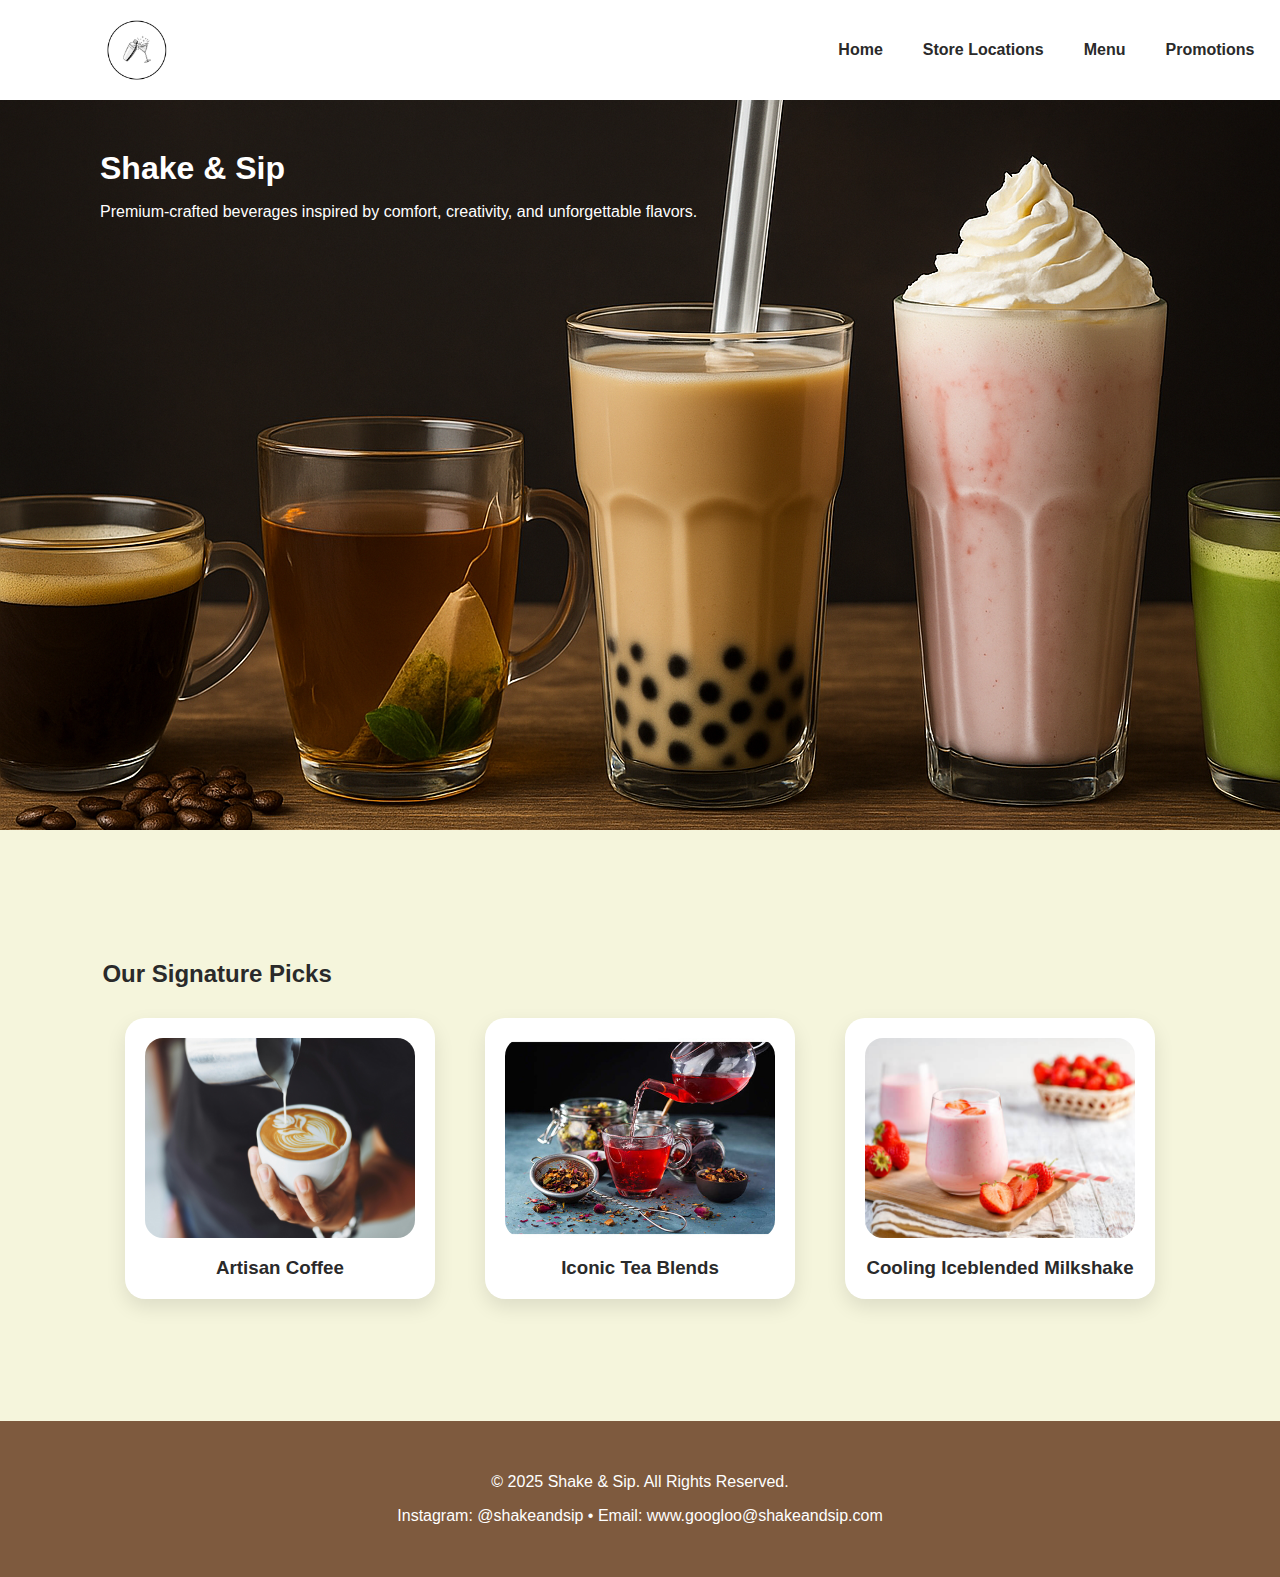
<file: He An Rui Andre_ASG1_ID_Final/Home.html>
<!DOCTYPE html>
<head>
  <meta charset="UTF-8" />
  <meta name="viewport" content="width=device-width, initial-scale=1.0" />
  <title>Shake & Sip</title>

  <!-- Linking the CSS reset and the main stylesheet -->
  <link rel="stylesheet" href="Normalize.css">
  <link rel="stylesheet" href="Styles/General_Styles.css">
</head>

<!-- Navigation bar at the top of the page -->
<nav class="navbar">
  <img src="Picture/S&S Logo.png" alt="Shake & Sip Logo" />
  <ul>
    <li><a href="Home.html">Home</a></li>
    <li><a href="StoreLocations.html">Store Locations</a></li>
    <li><a href="Menu.html">Menu</a></li>
    <li><a href="Promotions.html">Promotions</a></li>
  </ul>
</nav>

<!-- Introduction section with a background image and main title -->
<section class="intro">
  <div>
    <h1>Shake & Sip</h1>
    <p>Premium-crafted beverages inspired by comfort, creativity, and unforgettable flavors.</p>
  </div>
</section>

<!-- Section showing three featured drink cards -->
<section>
  <h2 class="title">Our Signature Picks</h2>

  <div class="featured">
    <div class="card">
      <img src="Picture/coffee.jpg">
      <h3>Artisan Coffee</h3>
    </div>

    <div class="card">
      <img src="Picture/Tea.jpg">
      <h3>Iconic Tea Blends</h3>
    </div>

    <div class="card">
      <img src="Picture/Strawberry Smoothie Updated.jpg">
      <h3>Cooling Iceblended Milkshake</h3>
    </div>
  </div>
</section>

<!-- Footer containing contact details -->
<footer id="footer">
  <p>© 2025 Shake & Sip. All Rights Reserved.</p>
  <p>Instagram: @shakeandsip • Email: www.googloo@shakeandsip.com</p>
</footer>

<!-- Linking main JavaScript file for simple interactions -->
<script src="ASG1.js"></script>
</body>
</file>
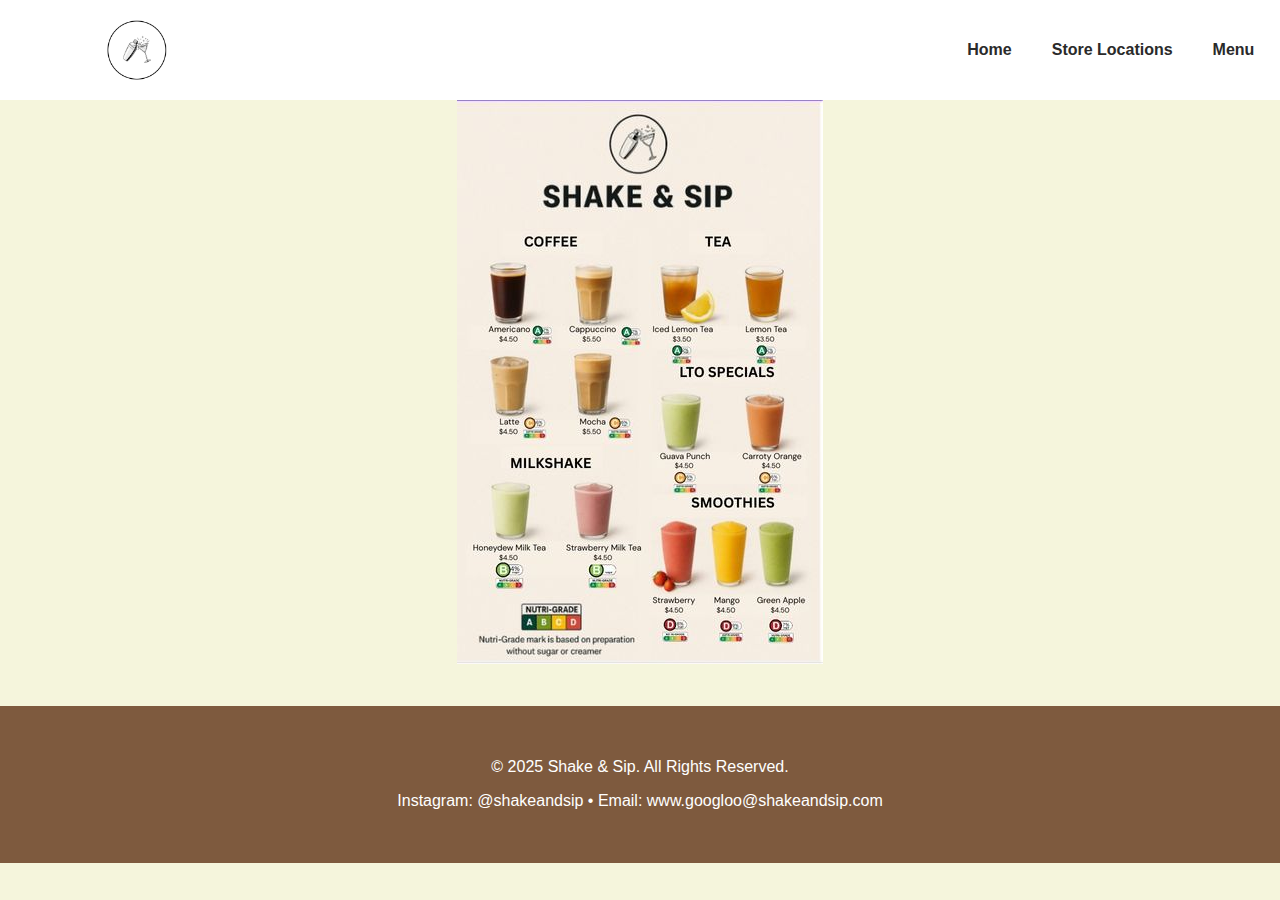
<file: He An Rui Andre_ASG1_ID_Final/Menu.html>
<!DOCTYPE html>
<head>
  <meta charset="UTF-8" />
  <meta name="viewport" content="width=device-width, initial-scale=1.0" />
  <title>Shake & Sip</title>

  <!-- Normalizer + specific menu page styling -->
  <link rel="stylesheet" href="Normalize.css">
  <link rel="stylesheet" href="Styles/Menu_Styles.css">
</head>

<body>

<!-- Navbar reused across all pages -->
<nav class="navbar">
  <img src="Picture/S&S Logo.png" alt="Shake & Sip Logo" />
  <ul>
    <li><a href="Home.html">Home</a></li>
    <li><a href="StoreLocations.html">Store Locations</a></li>
    <li><a href="Menu.html">Menu</a></li>
  </ul>
</nav>

<!-- Main menu image (simple page layout) -->
<img class="Menu_Pic" src="Picture/Menu.jpg" alt="Shake & Sip Menu" />

<!-- Footer with the brand contact info -->
<footer id="footer">
  <p>© 2025 Shake & Sip. All Rights Reserved.</p>
  <p>Instagram: @shakeandsip • Email: www.googloo@shakeandsip.com</p>
</footer>

<!-- Linking main JavaScript file for simple interactions -->
<script src="ASG1.js"></script>
</body>
</file>
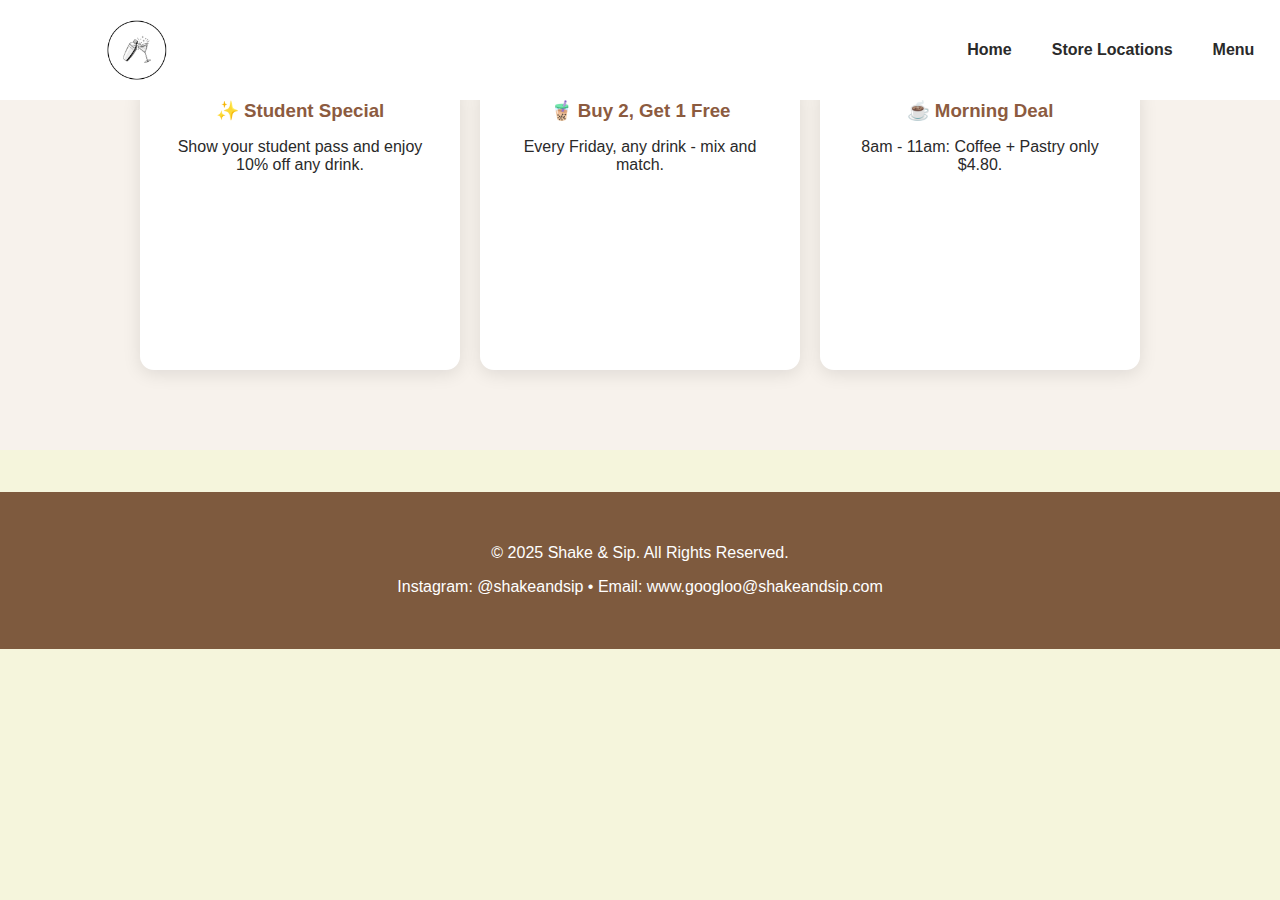
<file: He An Rui Andre_ASG1_ID_Final/Promotions.html>
<!DOCTYPE html>
<head>
  <meta charset="UTF-8" />
  <meta name="viewport" content="width=device-width, initial-scale=1.0" />
  <title>Shake & Sip</title>

  <!-- Normalizer + specific menu page styling -->
  <link rel="stylesheet" href="Normalize.css">
  <link rel="stylesheet" href="Styles/General_Styles.css">
</head>

<body>

<!-- Navbar reused across all pages -->
<nav class="navbar">
  <img src="Picture/S&S Logo.png" alt="Shake & Sip Logo" />
  <ul>
    <li><a href="Home.html">Home</a></li>
    <li><a href="StoreLocations.html">Store Locations</a></li>
    <li><a href="Menu.html">Menu</a></li>
  </ul>
</nav>

<section id="promotions" class="fade-section">
    <div class="promo-container">
        <div class="promo-card">
            <h3>✨ Student Special</h3>
            <p>Show your student pass and enjoy 10% off any drink.</p>
        </div>

        <div class="promo-card">
            <h3>🧋 Buy 2, Get 1 Free</h3>
            <p>Every Friday, any drink - mix and match.</p>
        </div>

        <div class="promo-card">
            <h3>☕ Morning Deal</h3>
            <p>8am - 11am: Coffee + Pastry only $4.80.</p>
        </div>
    </div>
</section>


<!-- Footer with the brand contact info -->
<footer id="footer">
  <p>© 2025 Shake & Sip. All Rights Reserved.</p>
  <p>Instagram: @shakeandsip • Email: www.googloo@shakeandsip.com</p>
</footer>

<!-- Linking main JavaScript file for simple interactions -->
<script src="ASG1.js"></script>
</body>
</file>
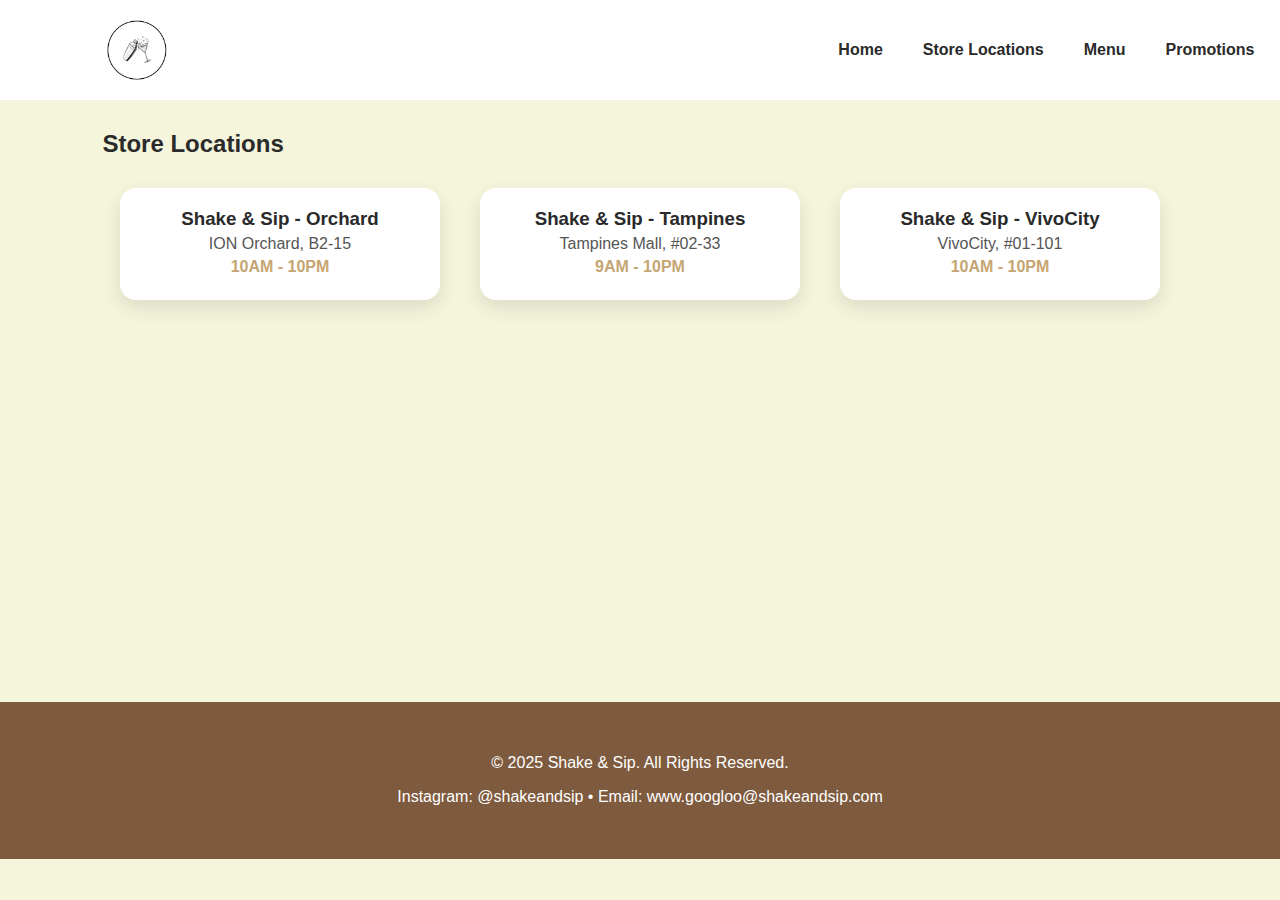
<file: He An Rui Andre_ASG1_ID_Final/StoreLocations.html>
<!DOCTYPE html>
<head>
  <meta charset="UTF-8" />
  <meta name="viewport" content="width=device-width, initial-scale=1.0" />
  <title>Shake & Sip</title>

  <!-- Linking reset stylesheet and main CSS for this page -->
  <link rel="stylesheet" href="Normalize.css">
  <link rel="stylesheet" href="Styles/General_Styles.css">
</head>

<body>

<!-- Same navigation bar reused across all pages for consistency -->
<nav class="navbar">
  <img src="Picture/S&S Logo.png" alt="Shake & Sip Logo" />
  <ul>
    <li><a href="Home.html">Home</a></li>
    <li><a href="StoreLocations.html">Store Locations</a></li>
    <li><a href="Menu.html">Menu</a></li>
    <li><a href="Promotions.html">Promotions</a></li>
  </ul>
</nav>

<!-- Main section containing all store branches -->
<section class="StoreLocation">
  <h2 class="title">Store Locations</h2>

  <!-- Grid layout holding each store card -->
  <div class="location-grid">

    <!-- Each card shows details for one outlet -->
    <div class="location-card">
      <h3>Shake & Sip - Orchard</h3>
      <p>ION Orchard, B2-15</p>
      <p><strong>10AM - 10PM</strong></p>
    </div>

    <div class="location-card">
      <h3>Shake & Sip - Tampines</h3>
      <p>Tampines Mall, #02-33</p>
      <p><strong>9AM - 10PM</strong></p>
    </div>

    <div class="location-card">
      <h3>Shake & Sip - VivoCity</h3>
      <p>VivoCity, #01-101</p>
      <p><strong>10AM - 10PM</strong></p>
    </div>

  </div>
</section>

<!-- Footer with basic contact info -->
<footer class="footer">
  <p>© 2025 Shake & Sip. All Rights Reserved.</p>
  <p>Instagram: @shakeandsip • Email: www.googloo@shakeandsip.com</p>
</footer>

<!-- Linking main JavaScript file for simple interactions -->
<script src="ASG1.js"></script>
</body>
</file>
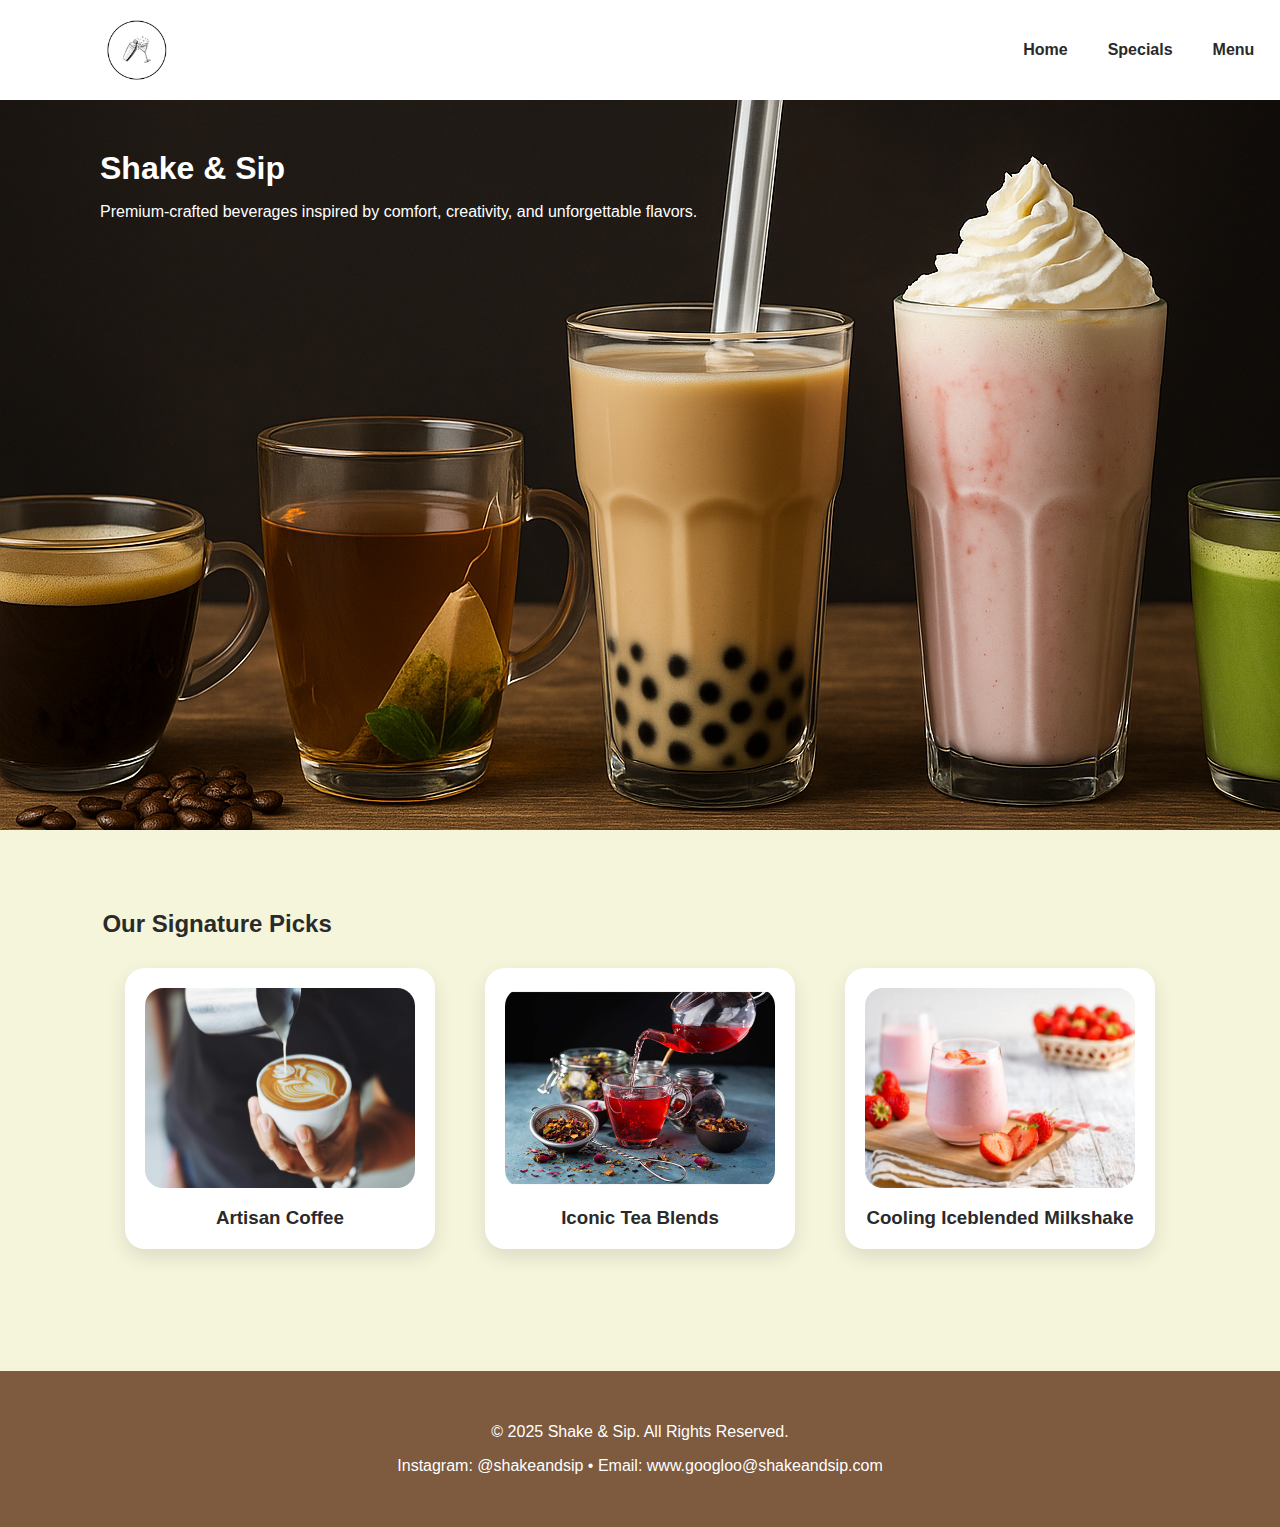
<file: Home Page/Home.html>
<!DOCTYPE html>
<head>
  <meta charset="UTF-8" />
  <meta name="viewport" content="width=device-width, initial-scale=1.0" />
  <title>Shake & Sip</title>
  <link rel="stylesheet" href="Normalize.css">
  <link rel="stylesheet" href="Styles/Home_Styles.css">
</head>

<body>


<nav class="navbar">
  <img src="Picture/S&S Logo.png" alt="Shake & Sip Logo" />
  <ul>
    <li><a href="#home">Home</a></li>
    <li><a href="Stores">Specials</a></li>
    <li><a href="Menu.html">Menu</a></li>
  </ul>
</nav>

<section class="intro">
  <div>
    <h1>Shake & Sip</h1>
    <p>Premium-crafted beverages inspired by comfort, creativity, and unforgettable flavors.</p>
  </div>
</section>

<section>
  <h2 class = "title">Our Signature Picks</h2>

  <div class="featured">
    <div class="card">
      <img src="Picture/coffee.jpg">
      <h3>Artisan Coffee</h3>
    </div>

    <div class="card">
      <img src="Picture/Tea.jpg">
      <h3>Iconic Tea Blends</h3>
    </div>

    <div class="card">
      <img src="Picture/Strawberry Smoothie Updated.jpg">
      <h3>Cooling Iceblended Milkshake</h3>
    </div>
  </div>
</section>

<footer id="footer">
  <p>© 2025 Shake & Sip. All Rights Reserved.</p>
  <p>Instagram: @shakeandsip • Email: www.googloo@shakeandsip.com</p>
</footer>
</file>
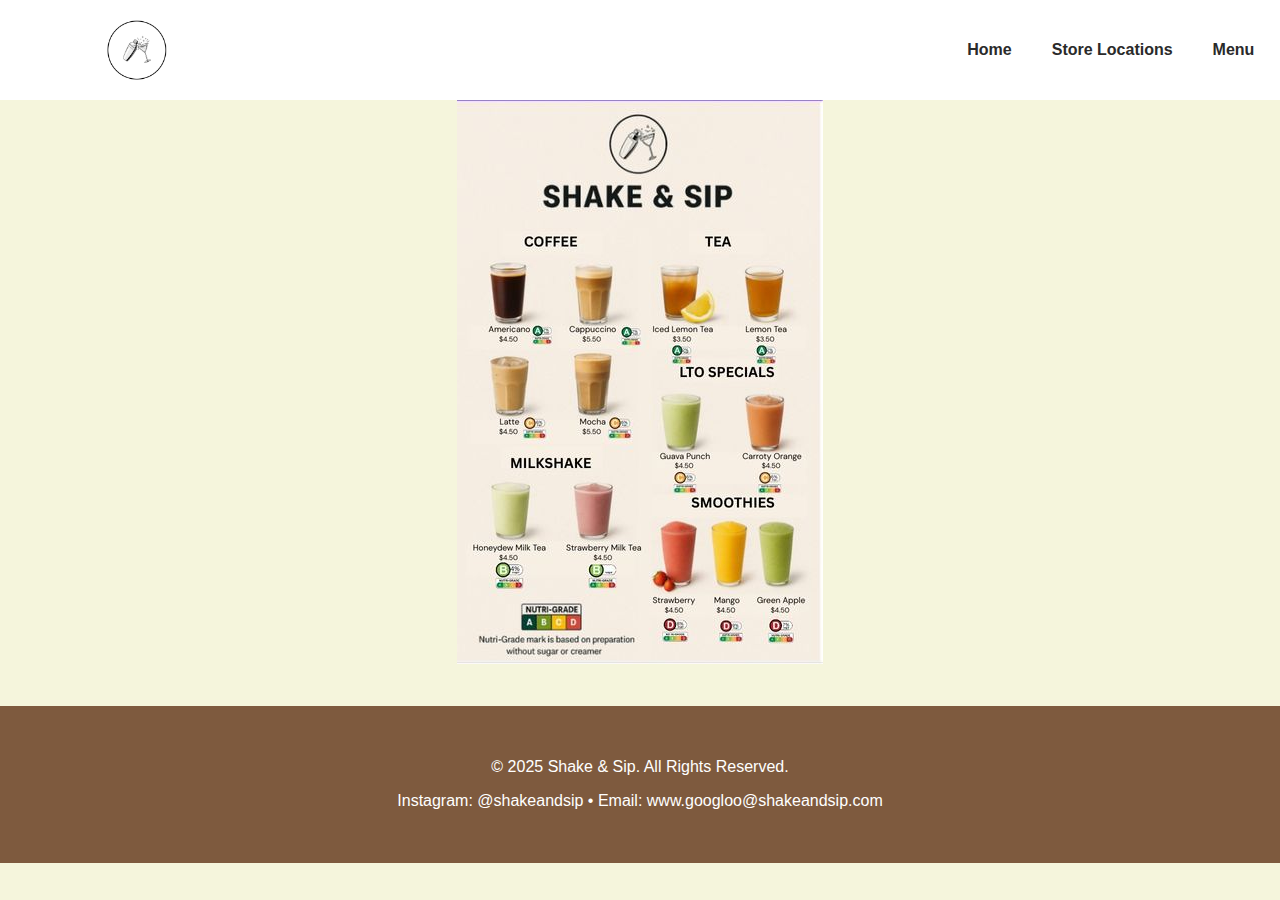
<file: Home Page/Menu.html>
<!DOCTYPE html>
<head>
  <meta charset="UTF-8" />
  <meta name="viewport" content="width=device-width, initial-scale=1.0" />
  <title>Shake & Sip</title>
  <link rel="stylesheet" href="Normalize.css">
  <link rel="stylesheet" href="Styles/Menu_Styles.css">
</head>

<body>


<nav class="navbar">
  <img src="Picture/S&S Logo.png" alt="Shake & Sip Logo" />
  <ul>
    <li><a href="Home.html">Home</a></li>
    <li><a href="StoreLocations.html">Store Locations</a></li>
    <li><a href="Menu.html">Menu</a></li>
  </ul>
</nav>

  <img class = "Menu_Pic" src="Picture/Menu.jpg" alt="Shake & Sip Logo" />

<footer id="footer">
  <p>© 2025 Shake & Sip. All Rights Reserved.</p>
  <p>Instagram: @shakeandsip • Email: www.googloo@shakeandsip.com</p>
</footer>
</file>
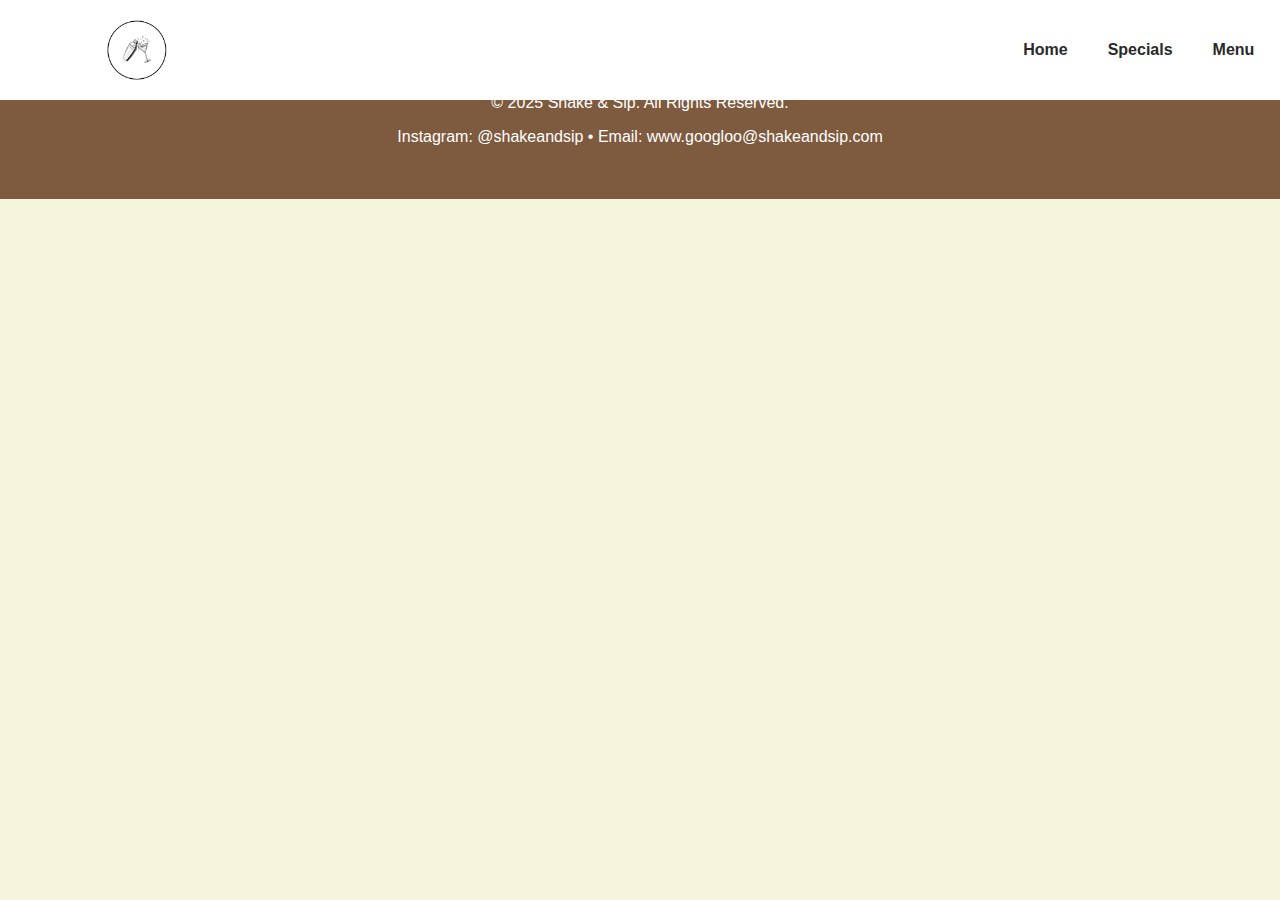
<file: Home Page/Specials.html>
<!DOCTYPE html>
<head>
  <meta charset="UTF-8" />
  <meta name="viewport" content="width=device-width, initial-scale=1.0" />
  <title>Shake & Sip</title>
  <link rel="stylesheet" href="Normalize.css">
  <link rel="stylesheet" href="Styles/Special_Styles.css">
</head>

<body>


<nav class="navbar">
  <img src="Picture/S&S Logo.png" alt="Shake & Sip Logo" />
  <ul>
    <li><a href="Home.html">Home</a></li>
    <li><a href="#Stores">Specials</a></li>
    <li><a href="Menu.html">Menu</a></li>
  </ul>
</nav>


<footer id="footer">
  <p>© 2025 Shake & Sip. All Rights Reserved.</p>
  <p>Instagram: @shakeandsip • Email: www.googloo@shakeandsip.com</p>
</footer>
</file>
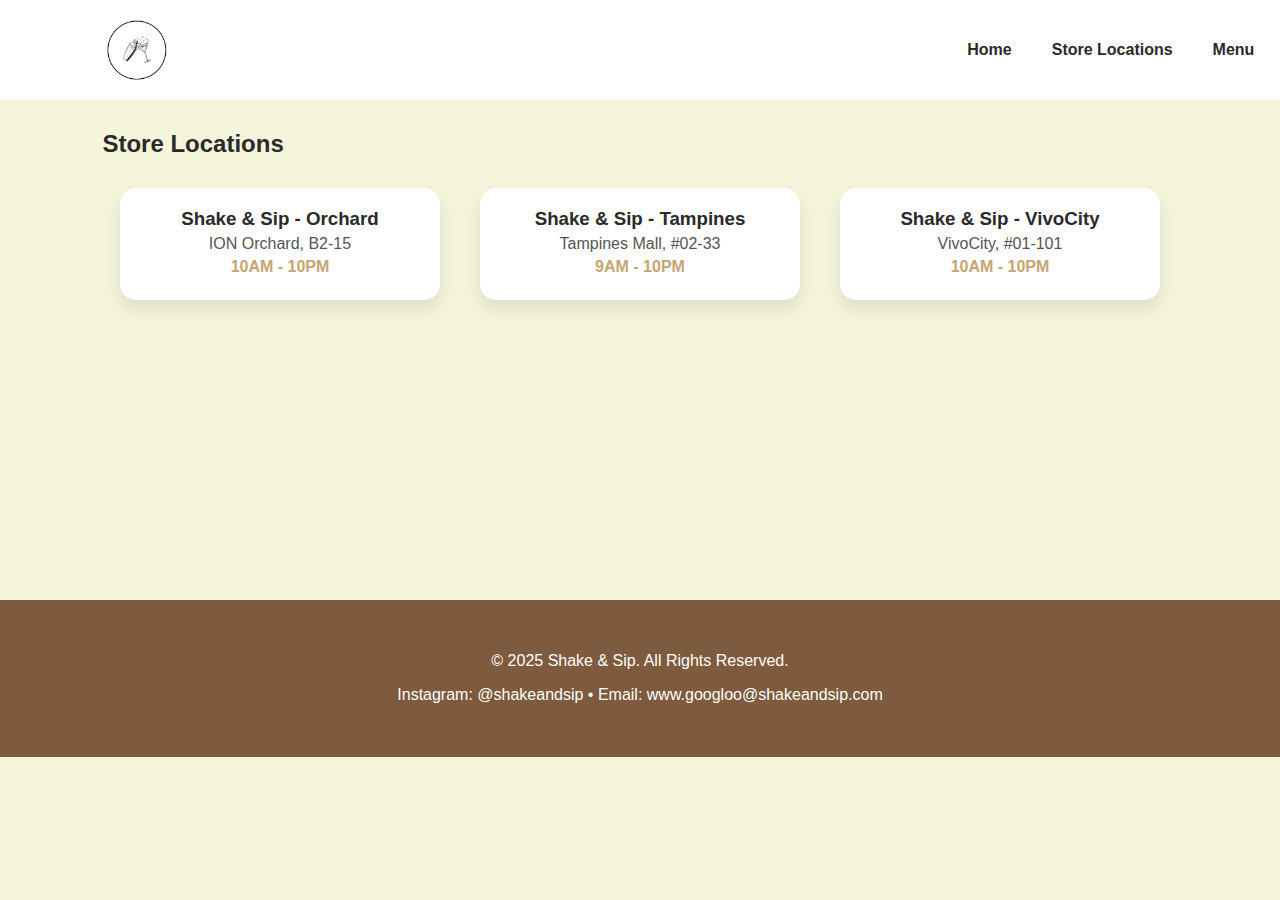
<file: Home Page/StoreLocations.html>
<!DOCTYPE html>
<head>
  <meta charset="UTF-8" />
  <meta name="viewport" content="width=device-width, initial-scale=1.0" />
  <title>Shake & Sip</title>
  <link rel="stylesheet" href="Normalize.css">
  <link rel="stylesheet" href="Styles/StoreLocation_Styles.css">
</head>

<body>


<nav class="navbar">
  <img src="Picture/S&S Logo.png" alt="Shake & Sip Logo" />
  <ul>
    <li><a href="Home.html">Home</a></li>
    <li><a href="StoreLocations.html">Store Locations</a></li>
    <li><a href="Menu.html">Menu</a></li>
  </ul>
</nav>

<section class="StoreLocation">
  <h2 class="title">Store Locations</h2>

  <div class="location-grid">

    <div class="location-card">
      <h3>Shake & Sip - Orchard</h3>
      <p>ION Orchard, B2-15</p>
      <p><strong>10AM - 10PM</strong></p>
    </div>

    <div class="location-card">
      <h3>Shake & Sip - Tampines</h3>
      <p>Tampines Mall, #02-33</p>
      <p><strong>9AM - 10PM</strong></p>
    </div>

    <div class="location-card">
      <h3>Shake & Sip - VivoCity</h3>
      <p>VivoCity, #01-101</p>
      <p><strong>10AM - 10PM</strong></p>
    </div>

  </div>
</section>


<footer class="footer">
  <p>© 2025 Shake & Sip. All Rights Reserved.</p>
  <p>Instagram: @shakeandsip • Email: www.googloo@shakeandsip.com</p>
</footer>
</file>
<file: He An Rui Andre_ASG1_ID_Final/Styles/General_Styles.css>
/* Default page styling */
body {
  margin: 0;
  font-family: "Poppins", sans-serif;
  background: beige;
  color: #2a2a2a;
}

/* General section spacing */
section {
  padding: 80px 8%;
}

/* Heading styles */
h1, h2, h3 {
  margin: 0;
  font-weight: 700;
}

/* Navigation bar styling */
.navbar {
  position: fixed; /* Keeps navbar visible at top of screen */
  top: 0;
  width: 90%;
  padding: 20px 8%;
  display: flex;
  justify-content: space-between;
  align-items: center;
  background: rgba(255,255,255,1);
}

.navbar img {
  height: 60px; /* Logo size */
}

.navbar ul {
  display: flex;
  gap: 40px; /* Spacing between nav items */
  list-style: none;
}

/* Navigation links */
.navbar a {
  text-decoration: none;
  color: #2a2a2a;
  font-weight: 600;
  position: relative;
}

/* Hero intro section with background image */
.intro {
  height: 600px;
  background-image: url("AndreDrinks.png");
  display: flex;
  padding-left: 100px;
  padding-top: 150px;
  color: white;
}

/* Title spacing */
.title {
  padding-bottom: 30px;
}

/* Container for the featured drink cards */
.featured {
  display: flex;
  justify-content: center;
  gap: 50px;
  flex-wrap: wrap; /* Makes cards responsive */
}

/* Styling for each drink card */
.card {
  width: 270px;
  padding: 20px;
  background: white;
  border-radius: 20px;
  text-align: center;
  box-shadow: 0 8px 20px rgba(0,0,0,0.1);
}

/* Images inside each card */
.card img {
  width: 100%;
  height: 200px;
  border-radius: 18px;
  margin-bottom: 15px;
}

/* Centers the menu image and pushes it down below the navbar */
.Menu_Pic {
  margin-left: auto;
  margin-right: auto;
  padding-top: 100px; /* to clear the fixed navbar */
  display: block;     /* allows image to center properly */
}

/* PROMOTIONS SECTION */
#promotions {
    padding: 80px 20px;
    background: #f7f2ec; /* warm modern beige */
    text-align: center;
}

#promotions h2 {
    font-size: 500;
    margin-bottom: 40px;
    color: #4a3b2d;
}

.promo-container {
    display: flex;
    justify-content: center;
    gap: 20px;
    flex-wrap: wrap;
}

.promo-card {
    background: white;
    height: 250px;
    width: 280px;
    padding: 20px;
    border-radius: 14px;
    box-shadow: 0 4px 18px rgba(0,0,0,0.1);
    transition: transform 0.3s ease, box-shadow 0.3s ease;
}

.promo-card:hover {
    transform: translateY(-6px);
    box-shadow: 0 6px 25px rgba(0,0,0,0.15);
}

.promo-card h3 {
    margin-bottom: 10px;
    color: #8c5b3f;
}


/* Grid layout that auto-repositions stores depending on screen size */
.location-grid {
  display: flex;
  flex-wrap: wrap;
  justify-content: center;
  gap: 40px;
}

/* Individual store info box */
.location-card {
  width: 280px;
  padding: 20px;
  background: white;
  border-radius: 16px;
  box-shadow: 0 8px 20px rgba(0,0,0,0.1); /* Light shadow for card effect */
  text-align: center;
}

.location-card h3 {
  margin-bottom: 6px;
}

.location-card p {
  margin: 4px 0;
  color: #555; /* Slightly lighter text */
}

/* Highlights the opening hours */
.location-card strong {
  color: #c5a572;
}

/* Controls height so page spacing looks balanced */
.StoreLocation {
  height: 500px;
}

/* 
  When a store card is clicked, it becomes slightly larger.
  This works together with the JavaScript 'open' class toggle.
*/
.location-card.open {
  transform: scale(1.05);
  transition: 0.3s;
  box-shadow: 0 12px 25px rgba(0,0,0,0.15);
}

/* Adds spacing above and below the page title */
.title {
  padding-top: 50px;
  padding-bottom: 30px;
}

/* Footer section styling */
footer {
  background: #7e5a3e;
  color: #fff;
  padding: 36px 6%;
  text-align: center;
  margin-top: 42px;
}
</file>
<file: He An Rui Andre_ASG1_ID_Final/Styles/Menu_Styles.css>
/* Base styling same as other pages for consistent look */
body {
  margin: 0;
  font-family: "Poppins", sans-serif;
  background: beige;
  color: #2a2a2a;
}

/* General spacing for any section (not heavily used here) */
section {
  padding: 80px 8%;
}

/* Headings */
h1, h2, h3 {
  margin: 0;
  font-weight: 700;
}

/* Navbar formatting */
.navbar {
  position: fixed;
  top: 0;
  width: 90%;
  padding: 20px 8%;
  display: flex;
  justify-content: space-between;
  align-items: center;
  background: rgba(255,255,255,1);
}
/* This is for the height of the image for the navigation bar */
.navbar img {
  height: 60px;
}

.navbar ul {
  display: flex;
  gap: 40px;
  list-style: none;
}

.navbar a {
  text-decoration: none;
  color: #2a2a2a;
  font-weight: 600;
}

/* Centers the menu image and pushes it down below the navbar */
.Menu_Pic {
  margin-left: auto;
  margin-right: auto;
  padding-top: 100px; /* to clear the fixed navbar */
  display: block;     /* allows image to center properly */
}

/* Footer design kept consistent across pages */
footer {
  background: #7e5a3e;
  color: #fff;
  padding: 36px 6%;
  text-align: center;
  margin-top: 42px;
}
</file>
<file: Home Page/Styles/Home_Styles.css>
body {
  margin: 0;
  font-family: "Poppins", sans-serif;
  background: beige;
  color: #2a2a2a;
}

section {
  padding: 80px 8%;
}

h1, h2, h3 {
  margin: 0;
  font-weight: 700;
}

.navbar {
  position: fixed;
  top: 0;
  width: 90%;
  padding: 20px 8%;
  display: flex;
  justify-content: space-between;
  align-items: center;
  background: rgba(255,255,255,1);
}

.navbar img {
  height: 60px;
}

.navbar ul {
  display: flex;
  gap: 40px;
  list-style: none;
}

.navbar a {
  text-decoration: none;
  color: #2a2a2a;
  font-weight: 600;
  position: relative;
}

.intro {
  height: 600px;
  background-image: url("AndreDrinks.png");
  display: flex;
  padding-left: 100px;
  padding-top: 150px;
  color: white;
}

.title {
  padding-bottom: 30px;
}

.featured {
  display: flex;
  justify-content: center;
  gap: 50px;
  flex-wrap: wrap;
}

.card {
  width: 270px;
  padding: 20px;
  background: white;
  border-radius: 20px;
  text-align: center;
  box-shadow: 0 8px 20px rgba(0,0,0,0.1);
}

.card img {
  width: 100%;
  height: 200px;
  border-radius: 18px;
  margin-bottom: 15px;
}

footer {
  background: #7e5a3e;
  color: #fff;
  padding: 36px 6%;
  text-align: center;
  margin-top: 42px;
}
</file>
<file: Home Page/Styles/Menu_Styles.css>
body {
  margin: 0;
  font-family: "Poppins", sans-serif;
  background: beige;
  color: #2a2a2a;
}

section {
  padding: 80px 8%;
}

h1, h2, h3 {
  margin: 0;
  font-weight: 700;
}

.navbar {
  position: fixed;
  top: 0;
  width: 90%;
  padding: 20px 8%;
  display: flex;
  justify-content: space-between;
  align-items: center;
  background: rgba(255,255,255,1);
}

.navbar img {
  height: 60px;
}

.navbar ul {
  display: flex;
  gap: 40px;
  list-style: none;
}

.navbar a {
  text-decoration: none;
  color: #2a2a2a;
  font-weight: 600;
  position: relative;
}

.Menu_Pic {
  margin-left: auto;
  margin-right: auto;
  padding-top: 100px;
  display: block;
}

footer {
  background: #7e5a3e;
  color: #fff;
  padding: 36px 6%;
  text-align: center;
  margin-top: 42px;
}
</file>
<file: Home Page/Styles/Special_Styles.css>
body {
  margin: 0;
  font-family: "Poppins", sans-serif;
  background: beige;
  color: #2a2a2a;
}

section {
  padding: 80px 8%;
}

h1, h2, h3 {
  margin: 0;
  font-weight: 700;
}

.navbar {
  position: fixed;
  top: 0;
  width: 90%;
  padding: 20px 8%;
  display: flex;
  justify-content: space-between;
  align-items: center;
  background: rgba(255,255,255,1);
}

.navbar img {
  height: 60px;
}

.navbar ul {
  display: flex;
  gap: 40px;
  list-style: none;
}

.navbar a {
  text-decoration: none;
  color: #2a2a2a;
  font-weight: 600;
  position: relative;
}

footer {
  background: #7e5a3e;
  color: #fff;
  padding: 36px 6%;
  text-align: center;
  margin-top: 42px;
}
</file>
<file: Home Page/Styles/StoreLocation_Styles.css>
body {
  margin: 0;
  font-family: "Poppins", sans-serif;
  background: beige;
  color: #2a2a2a;
}

section {
  padding: 80px 8% 20px 8%;
}

h1, h2, h3 {
  margin: 0;
  font-weight: 700;
}

.navbar {
  position: fixed;
  top: 0;
  width: 90%;
  padding: 20px 8%;
  display: flex;
  justify-content: space-between;
  align-items: center;
  background: rgba(255,255,255,1);
}

.navbar img {
  height: 60px;
}

.navbar ul {
  display: flex;
  gap: 40px;
  list-style: none;
}

.navbar a {
  text-decoration: none;
  color: #2a2a2a;
  font-weight: 600;
  position: relative;
}

.location-grid {
  display: flex;
  flex-wrap: wrap;
  justify-content: center;
  gap: 40px;
}

.location-card {
  width: 280px;
  padding: 20px;
  background: white;
  border-radius: 16px;
  box-shadow: 0 8px 20px rgba(0,0,0,0.1);
  text-align: center;
}

.location-card h3 {
  margin-bottom: 6px;
  color: #2a2a2a;
}

.location-card p {
  margin: 4px 0;
  color: #555;
}

.location-card strong {
  color: #c5a572;
}

.StoreLocation{
  height: 500px;
}

.title {
  padding-top: 50px;
  padding-bottom: 30px;
}

footer {
  background: #7e5a3e;
  color: #fff;
  padding: 36px 6%;
  text-align: center;
  padding: 36px 6%;
  margin-top: 0;

}
</file>
